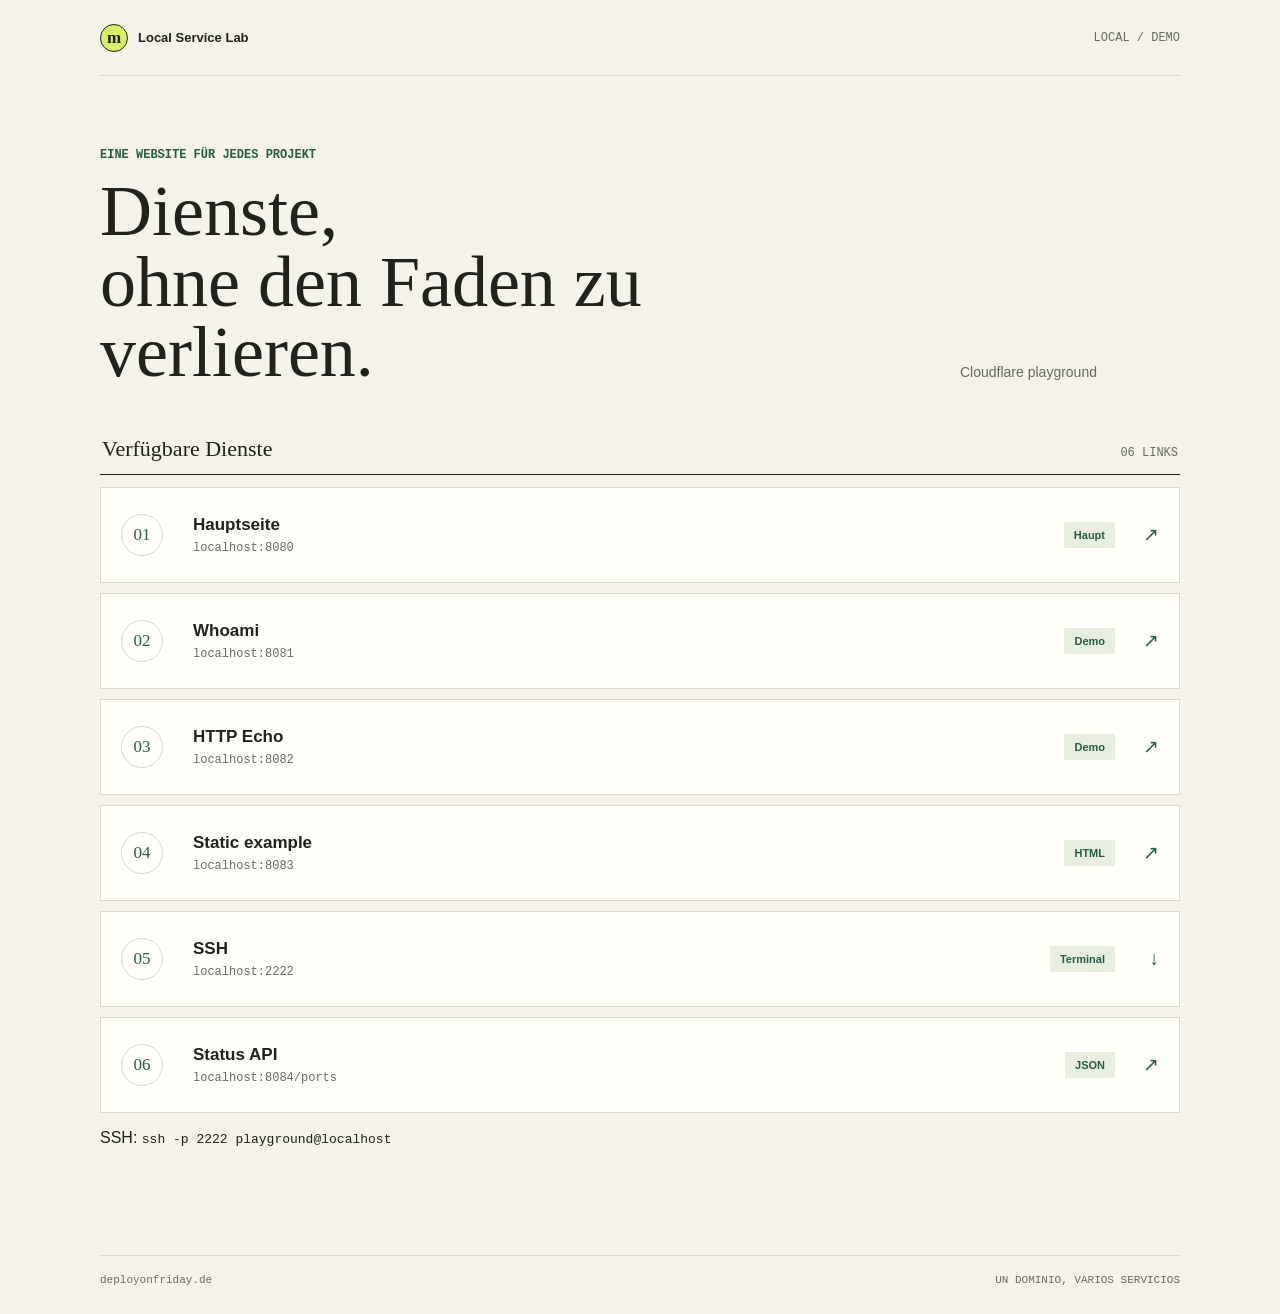
<file: index.html>
<!doctype html>
<html lang="de">
<head>
	<meta charset="utf-8">
	<meta name="viewport" content="width=device-width, initial-scale=1">
	<meta name="theme-color" content="#f4f2e9">
	<meta name="description" content="Acceso directo a los servicios de deployonfriday.de.">
	<title>Services | deployonfriday.de</title>
    <link rel="stylesheet" href="services/style.css">

</head>
<body>
	<div class="shell">
		<header class="topbar">
			<a class="brand" href="http://localhost:8080" aria-label="Inicio del laboratorio local">
				<span class="brand-mark" aria-hidden="true">m</span>
				<span>Local Service Lab</span>
			</a>
				<span class="top-domain">LOCAL / DEMO</span>
		</header>

		<main>
			<section class="intro" aria-labelledby="page-title">
				<div>
					<p class="eyebrow">Eine Website für jedes Projekt</p>
					<h1 id="page-title">
                        Dienste, <br>
                        ohne den Faden zu verlieren.
                    </h1>
				</div>
				<p class="intro-note">
                    Cloudflare playground
                </p>
			</section>

			<section aria-labelledby="services-title">
				<div class="section-heading">
					<h2 id="services-title">
                        Verfügbare Dienste
                    </h2>
					<span class="count">
						06 LINKS
                    </span>
				</div>

				<nav class="service-list" aria-label="Servicios locales">
					<a class="service" href="http://localhost:8080" target="_blank" rel="noopener noreferrer">
						<span class="service-number" aria-hidden="true">01</span>
						<span>
							<span class="service-name">
                                Hauptseite
                            </span>
							<span class="service-host">localhost:8080</span>
						</span>
						<span class="service-kind">Haupt</span>
						<span class="service-arrow" aria-hidden="true">&#8599;</span>
					</a>

					<a class="service" href="http://localhost:8081" target="_blank" rel="noopener noreferrer">
						<span class="service-number" aria-hidden="true">02</span>
						<span>
							<span class="service-name">Whoami</span>
							<span class="service-host">localhost:8081</span>
						</span>
						<span class="service-kind">Demo</span>
						<span class="service-arrow" aria-hidden="true">&#8599;</span>
					</a>

					<a class="service" href="http://localhost:8082" target="_blank" rel="noopener noreferrer">
						<span class="service-number" aria-hidden="true">03</span>
						<span>
							<span class="service-name">HTTP Echo</span>
							<span class="service-host">localhost:8082</span>
						</span>
						<span class="service-kind">Demo</span>
						<span class="service-arrow" aria-hidden="true">&#8599;</span>
					</a>

					<a class="service" href="http://localhost:8083" target="_blank" rel="noopener noreferrer">
						<span class="service-number" aria-hidden="true">04</span>
						<span>
							<span class="service-name">Static example</span>
							<span class="service-host">localhost:8083</span>
						</span>
						<span class="service-kind">HTML</span>
						<span class="service-arrow" aria-hidden="true">&#8599;</span>
					</a>
					
					<a class="service" href="#ssh-command">
						<span class="service-number" aria-hidden="true">05</span>
						<span>
							<span class="service-name">SSH</span>
							<span class="service-host">localhost:2222</span>
						</span>
						<span class="service-kind">Terminal</span>
						<span class="service-arrow" aria-hidden="true">&#8595;</span>
					</a>

					<a class="service" href="http://localhost:8084/ports" target="_blank" rel="noopener noreferrer">
						<span class="service-number" aria-hidden="true">06</span>
						<span>
							<span class="service-name">Status API</span>
							<span class="service-host">localhost:8084/ports</span>
						</span>
						<span class="service-kind">JSON</span>
						<span class="service-arrow" aria-hidden="true">&#8599;</span>
					</a>
				</nav>
				<p id="ssh-command">SSH: <code>ssh -p 2222 playground@localhost</code></p>
			</section>
		</main>

		<footer>
			<span>deployonfriday.de</span>
			<span>UN DOMINIO, VARIOS SERVICIOS</span>
		</footer>
	</div>
</body>
</html>
</file>
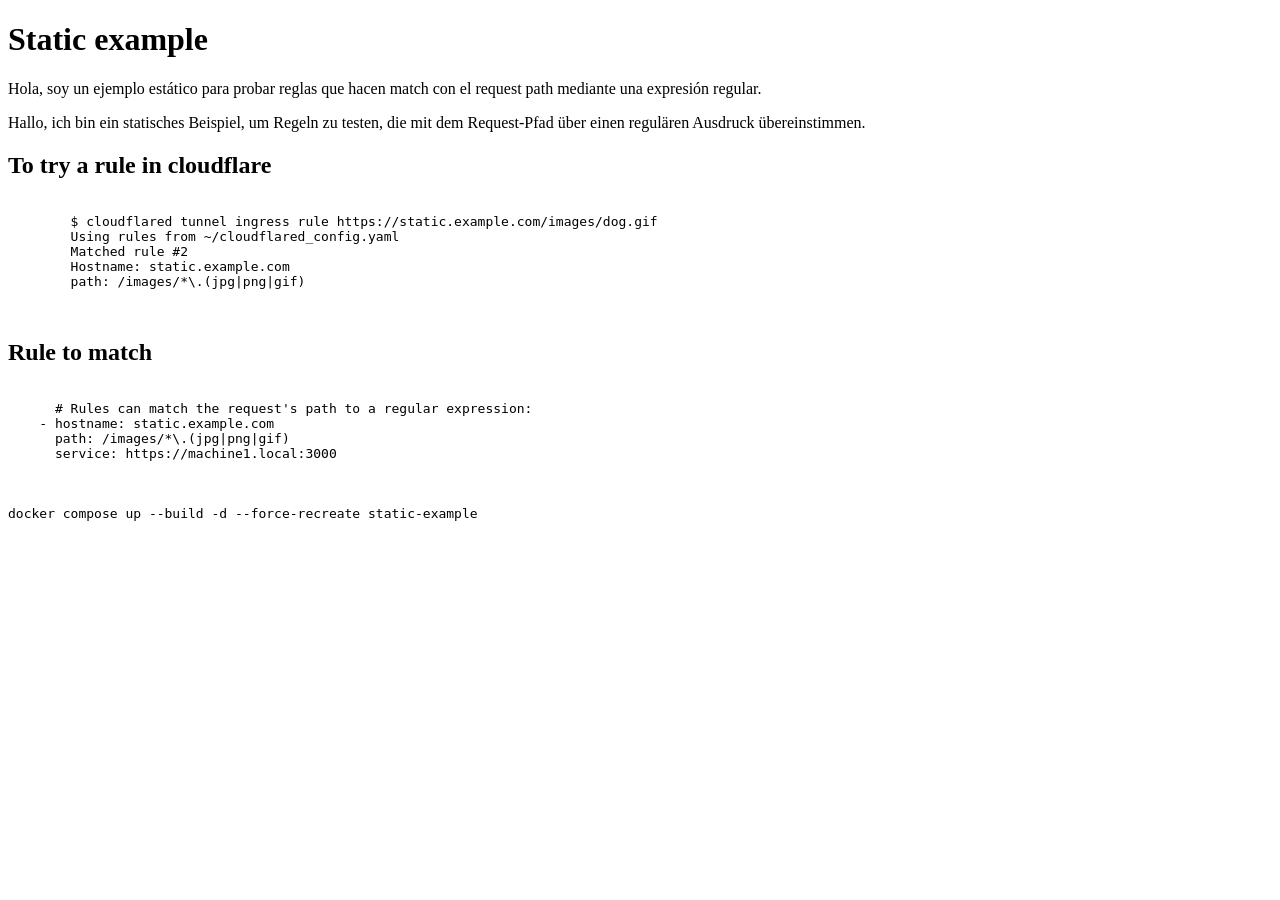
<file: services/static-example/index.html>
<!doctype html>
<html lang="es">
<head>
  <meta charset="utf-8">
  <meta name="viewport" content="width=device-width, initial-scale=1">
  <title>Static example</title>
</head>
<body>
  <main>
    <h1>Static example</h1>
    <p>
      Hola, soy un ejemplo estático para probar reglas que hacen match con el request path mediante una expresión regular.
    </p>
    <p lang="de">
      Hallo, ich bin ein statisches Beispiel, um Regeln zu testen, die mit dem Request-Pfad über einen regulären Ausdruck übereinstimmen.
    </p>

    <h2>To try a rule in cloudflare</h2>
    <pre>
      <code>
        $ cloudflared tunnel ingress rule https://static.example.com/images/dog.gif
        Using rules from ~/cloudflared_config.yaml
        Matched rule #2
        Hostname: static.example.com
        path: /images/*\.(jpg|png|gif)
      </code>
    </pre>

    <h2>Rule to match</h2>
    <pre>
      <code>
      # Rules can match the request's path to a regular expression:
    - hostname: static.example.com
      path: /images/*\.(jpg|png|gif)
      service: https://machine1.local:3000
      </code>
    </pre>
  </main>
  <code>
    docker compose up --build -d --force-recreate static-example
  </code>
</body>
</html>
</file>
<file: services/style.css>
:root {
    color-scheme: light;
    --paper: #f4f2e9;
    --ink: #20221d;
    --muted: #686b60;
    --line: #d7d7ca;
    --green: #285c43;
    --lime: #d9ee69;
    --white: #fffef8;
}

* { box-sizing: border-box; }

body {
    min-width: 320px;
    min-height: 100vh;
    margin: 0;
    color: var(--ink);
    background-color: var(--paper);
    background-image: radial-gradient(#b8bcaa 0.65px, transparent 0.65px);
    background-size: 18px 18px;
    font-family: "Trebuchet MS", "Segoe UI", sans-serif;
}

a { color: inherit; }

.shell {
    width: min(100% - 48px, 1080px);
    margin: 0 auto;
}

.topbar {
    display: flex;
    align-items: center;
    justify-content: space-between;
    min-height: 76px;
    border-bottom: 1px solid var(--line);
    font-size: 13px;
    font-weight: 700;
}

.brand {
    display: inline-flex;
    align-items: center;
    gap: 10px;
    text-decoration: none;
}

.brand-mark {
    display: grid;
    width: 28px;
    height: 28px;
    place-items: center;
    background: var(--lime);
    border: 1px solid var(--ink);
    border-radius: 50%;
    font-family: Georgia, serif;
    font-size: 17px;
}

.top-domain {
    color: var(--muted);
    font-family: "Courier New", monospace;
    font-size: 12px;
    font-weight: 400;
}

main { padding: 72px 0 92px; }

.intro {
    display: grid;
    grid-template-columns: minmax(0, 1fr) 220px;
    align-items: end;
    gap: 36px;
    margin-bottom: 48px;
}

.eyebrow {
    margin: 0 0 14px;
    color: var(--green);
    font-family: "Courier New", monospace;
    font-size: 12px;
    font-weight: 700;
    text-transform: uppercase;
}

h1 {
    max-width: 680px;
    margin: 0;
    font-family: Georgia, "Times New Roman", serif;
    font-size: clamp(42px, 6vw, 72px);
    font-weight: 400;
    line-height: 0.98;
}

.intro-note {
    margin: 0 0 4px;
    color: var(--muted);
    font-size: 14px;
    line-height: 1.6;
}

.section-heading {
    display: flex;
    align-items: baseline;
    justify-content: space-between;
    gap: 16px;
    padding: 0 2px 12px;
    border-bottom: 1px solid var(--ink);
}

.section-heading h2 {
    margin: 0;
    font-family: Georgia, "Times New Roman", serif;
    font-size: 22px;
    font-weight: 400;
}

.count {
    color: var(--muted);
    font-family: "Courier New", monospace;
    font-size: 12px;
}

.service-list { display: grid; gap: 10px; padding-top: 12px; }

.service {
    display: grid;
    grid-template-columns: 54px minmax(0, 1fr) auto 26px;
    align-items: center;
    gap: 18px;
    min-height: 96px;
    padding: 16px 20px;
    background: var(--white);
    border: 1px solid var(--line);
    text-decoration: none;
    transition: border-color 160ms ease, transform 160ms ease, box-shadow 160ms ease;
    animation: arrive 420ms both;
}

.service:nth-child(2) { animation-delay: 70ms; }
.service:nth-child(3) { animation-delay: 140ms; }

.service:hover, .service:focus-visible {
    border-color: var(--green);
    box-shadow: 4px 4px 0 var(--lime);
    transform: translate(-2px, -2px);
}

.service:focus-visible { outline: 2px solid var(--green); outline-offset: 3px; }

.service-number {
    display: grid;
    width: 42px;
    height: 42px;
    place-items: center;
    border: 1px solid var(--line);
    border-radius: 50%;
    color: var(--green);
    font-family: Georgia, serif;
    font-size: 17px;
}

.service-name { display: block; margin: 0 0 6px; font-size: 17px; font-weight: 700; }

.service-host {
    display: block;
    margin: 0;
    color: var(--muted);
    font-family: "Courier New", monospace;
    font-size: 12px;
    overflow-wrap: anywhere;
}

.service-kind {
    padding: 7px 10px;
    background: #e7eddf;
    color: var(--green);
    font-size: 11px;
    font-weight: 700;
    white-space: nowrap;
}

.service-arrow {
    color: var(--green);
    font-size: 19px;
    text-align: right;
}

footer {
    display: flex;
    justify-content: space-between;
    gap: 16px;
    padding: 18px 0 28px;
    border-top: 1px solid var(--line);
    color: var(--muted);
    font-family: "Courier New", monospace;
    font-size: 11px;
}

@keyframes arrive {
    from { opacity: 0; transform: translateY(8px); }
    to { opacity: 1; transform: translateY(0); }
}

@media (max-width: 640px) {
    .shell { width: min(100% - 32px, 1080px); }
    main { padding: 54px 0 64px; }
    .intro { grid-template-columns: 1fr; gap: 18px; margin-bottom: 36px; }
    h1 { font-size: 48px; }
    .intro-note { max-width: 340px; }
    .service { grid-template-columns: 38px minmax(0, 1fr) 20px; gap: 12px; padding: 14px 12px; }
    .service-number { width: 36px; height: 36px; font-size: 15px; }
    .service-kind { display: none; }
    footer { flex-direction: column; gap: 7px; }
}

@media (prefers-reduced-motion: reduce) {
    *, *::before, *::after { animation-duration: 0.01ms !important; transition-duration: 0.01ms !important; }
}
</file>
